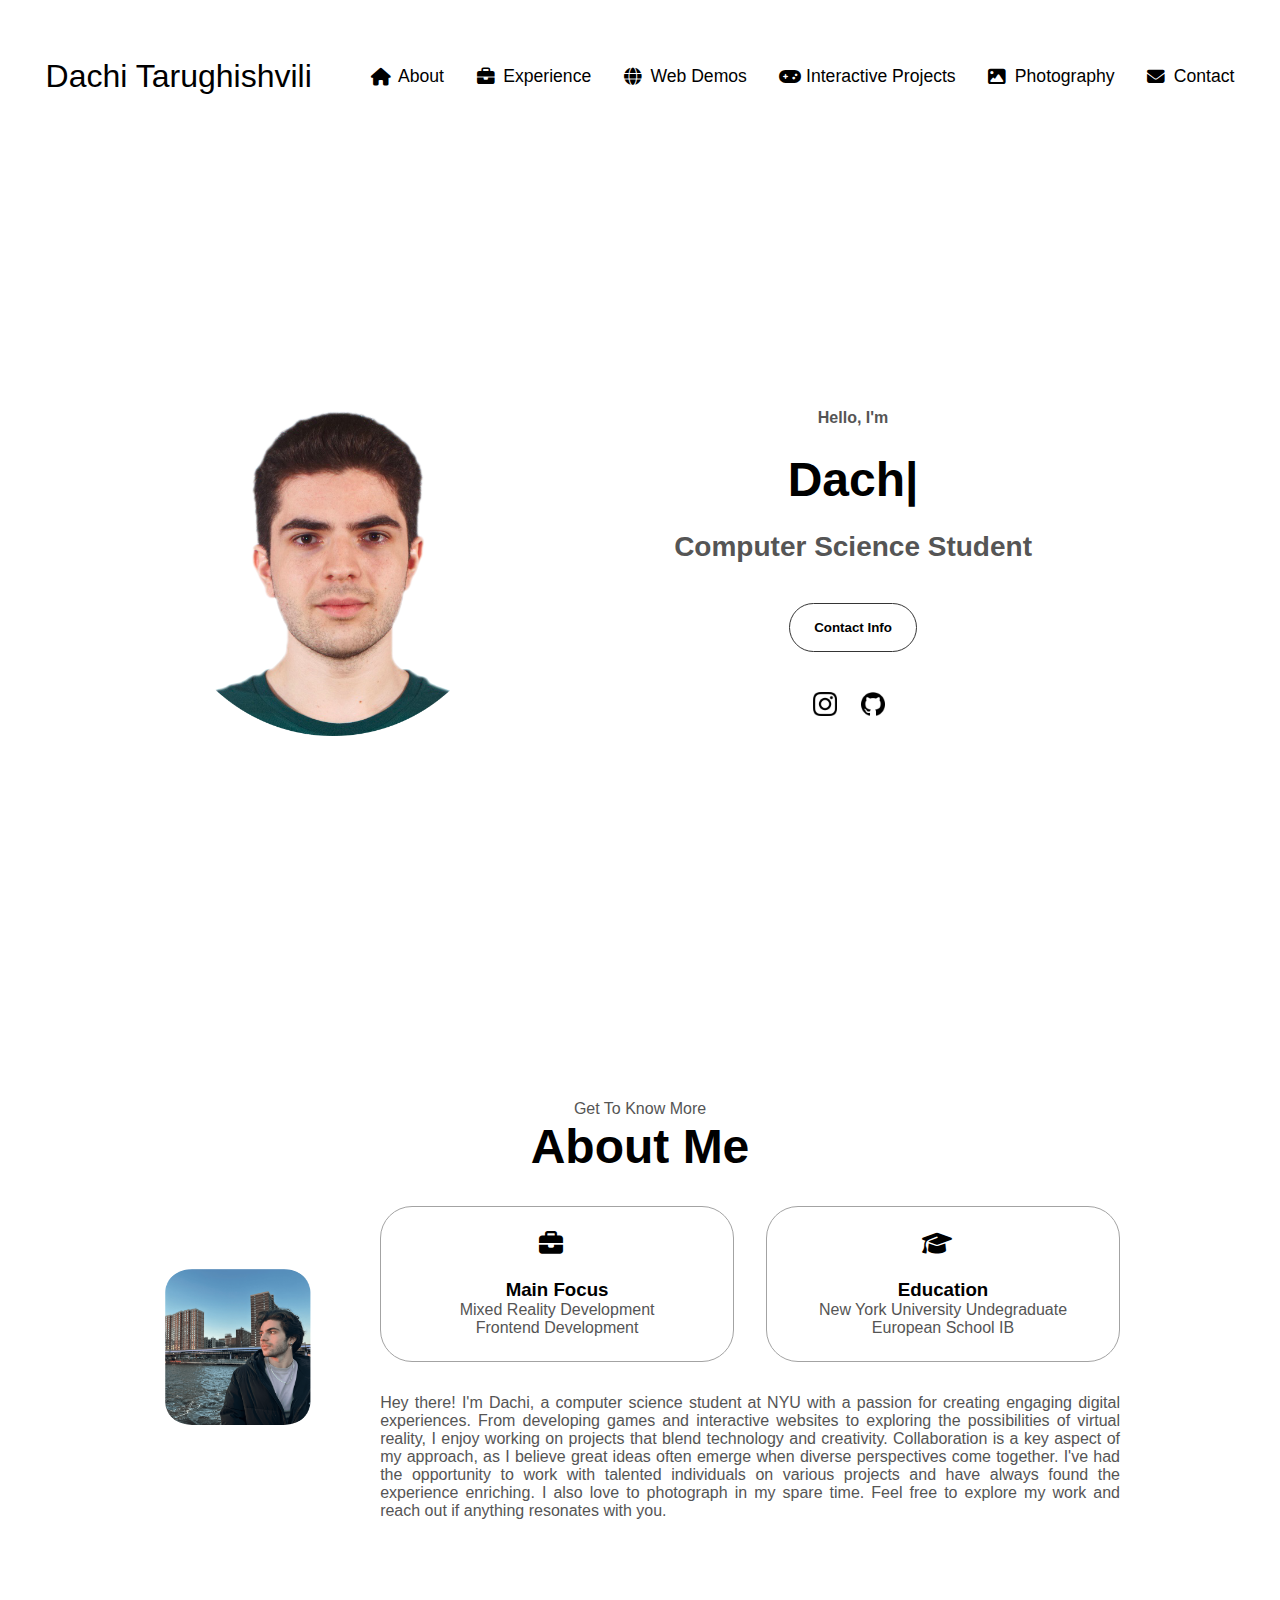
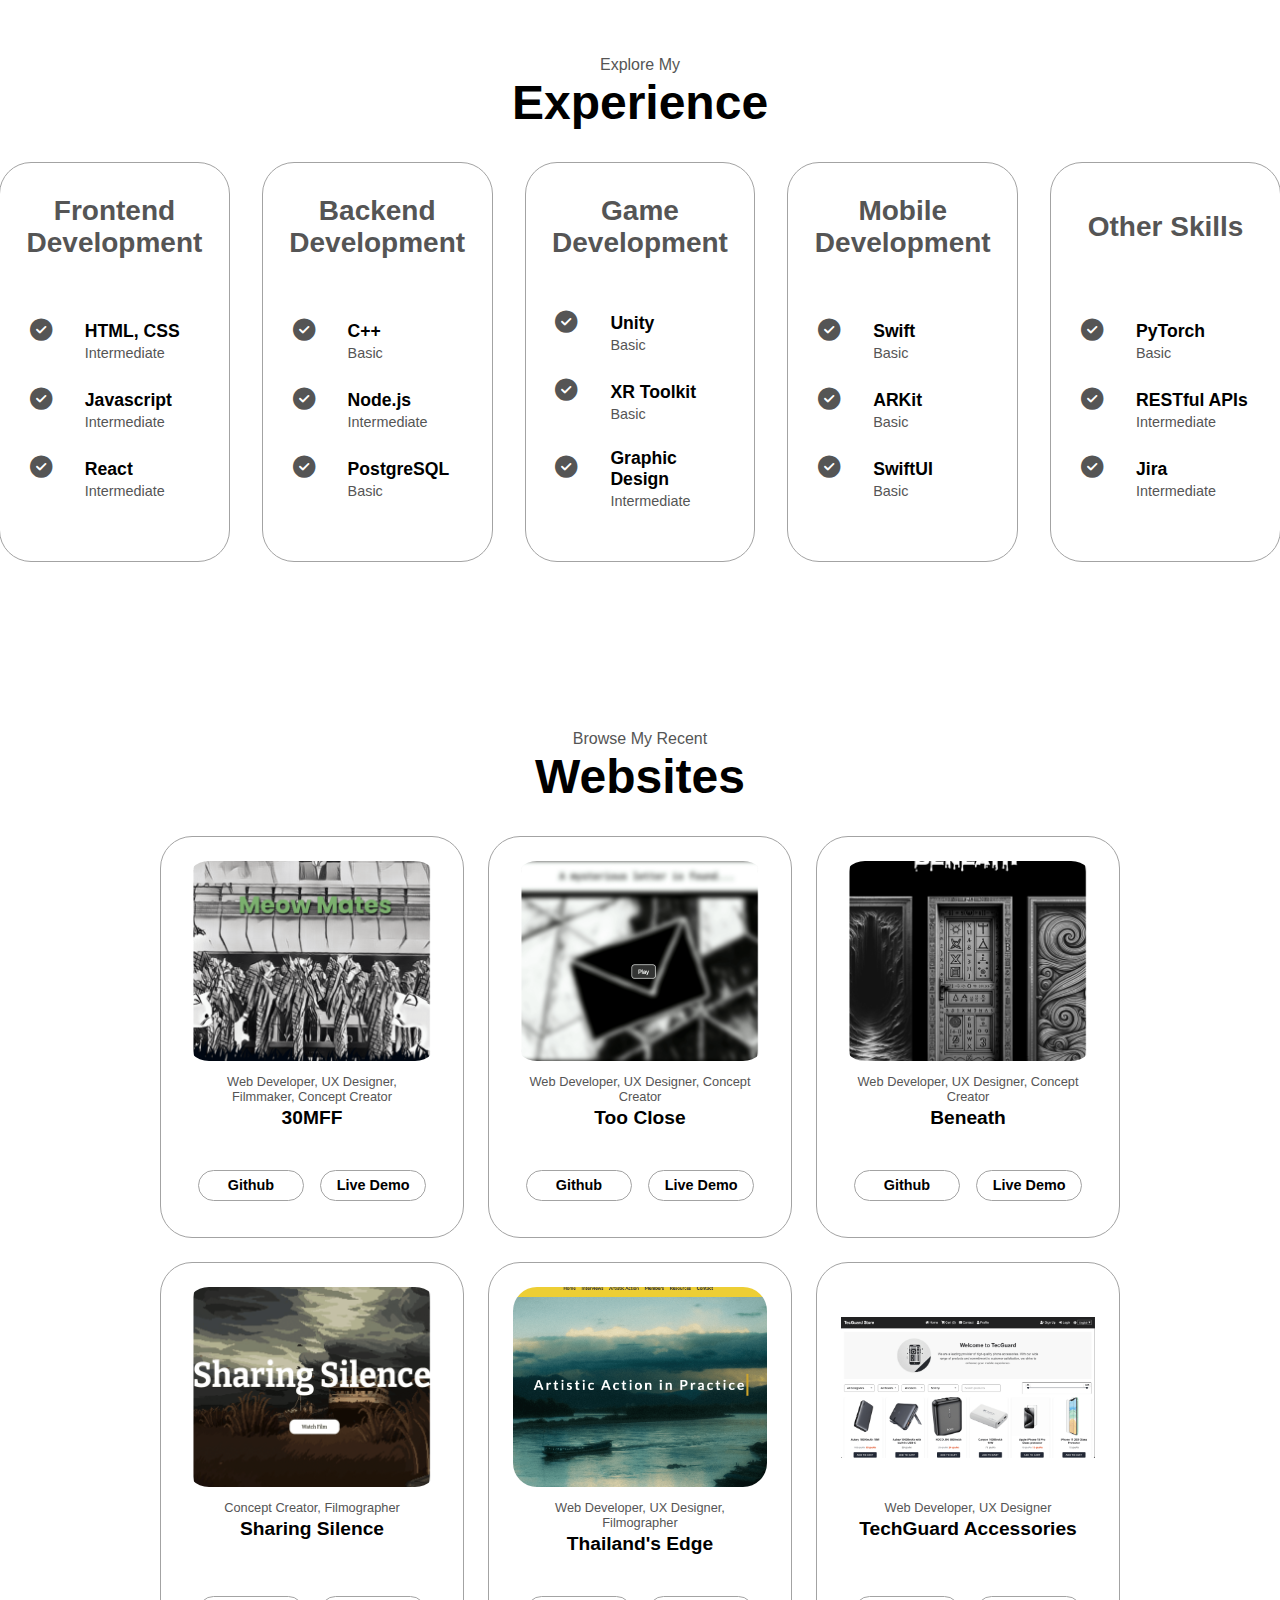
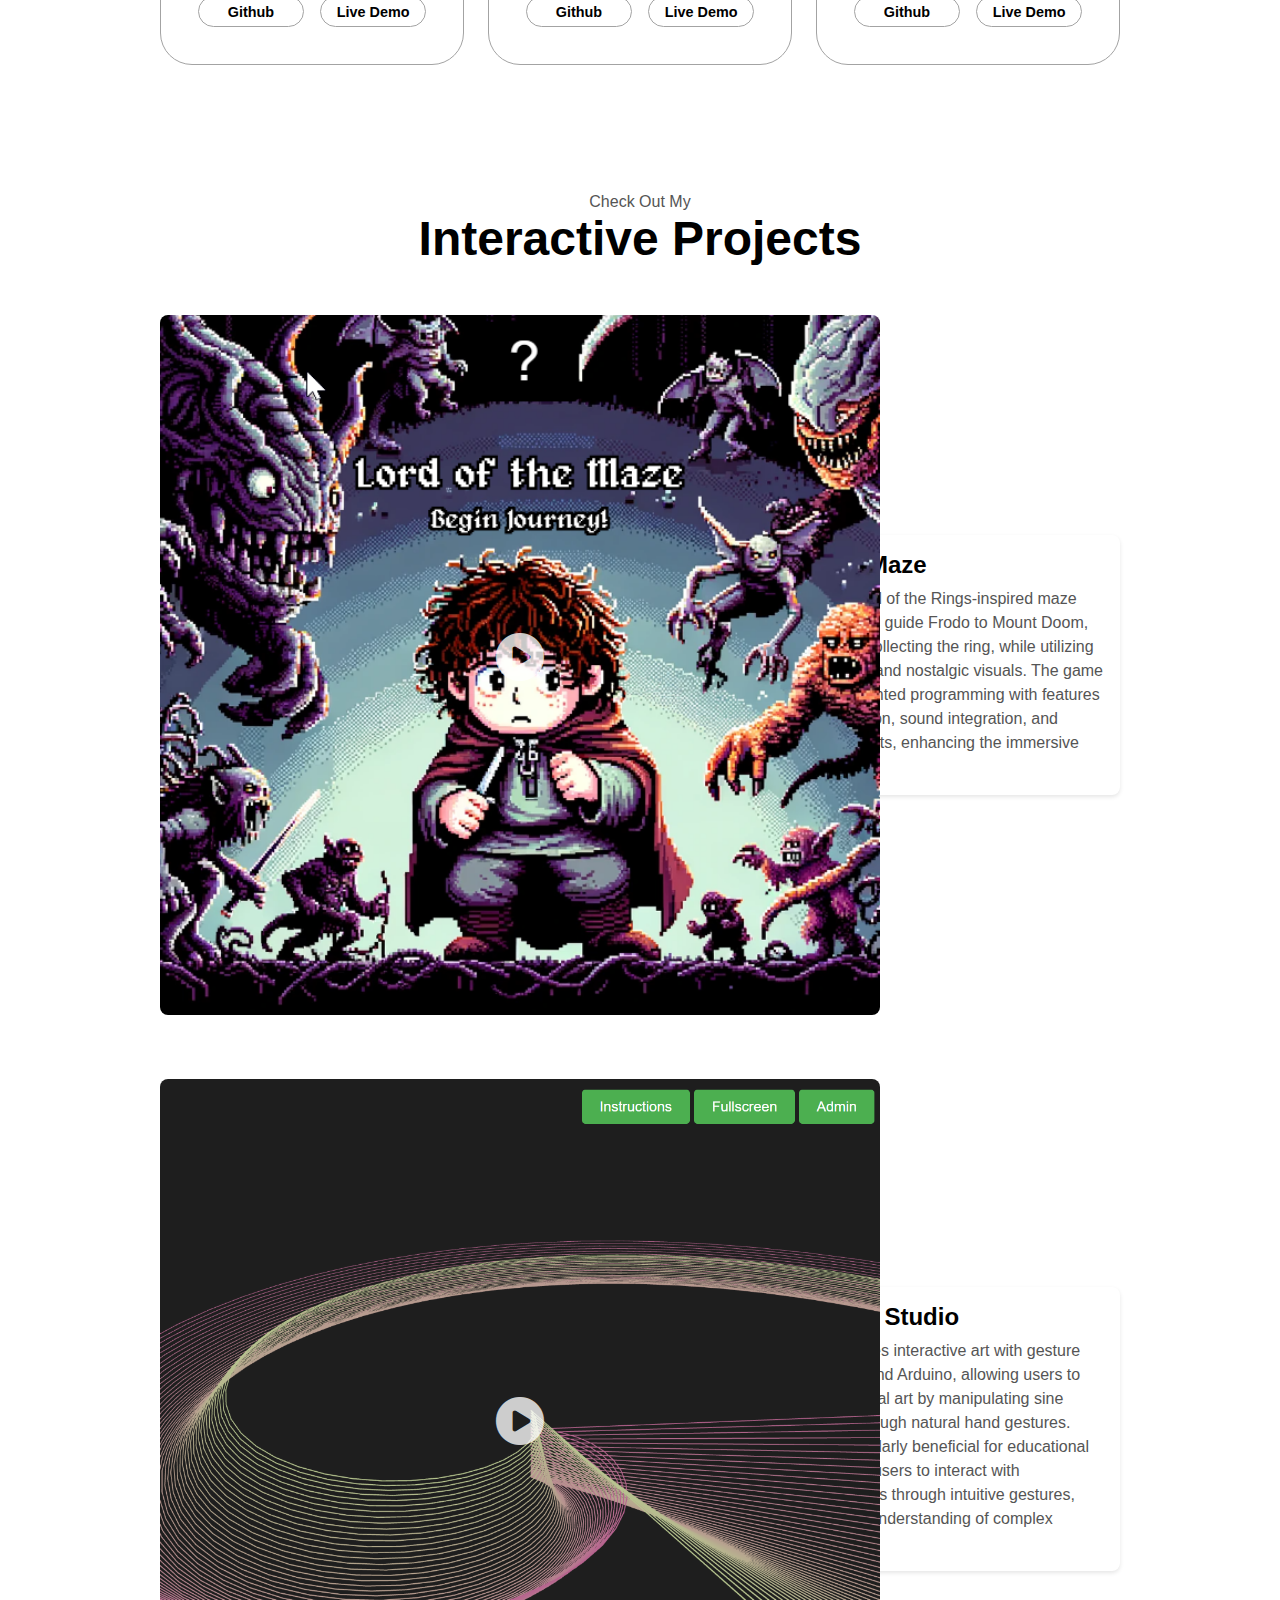
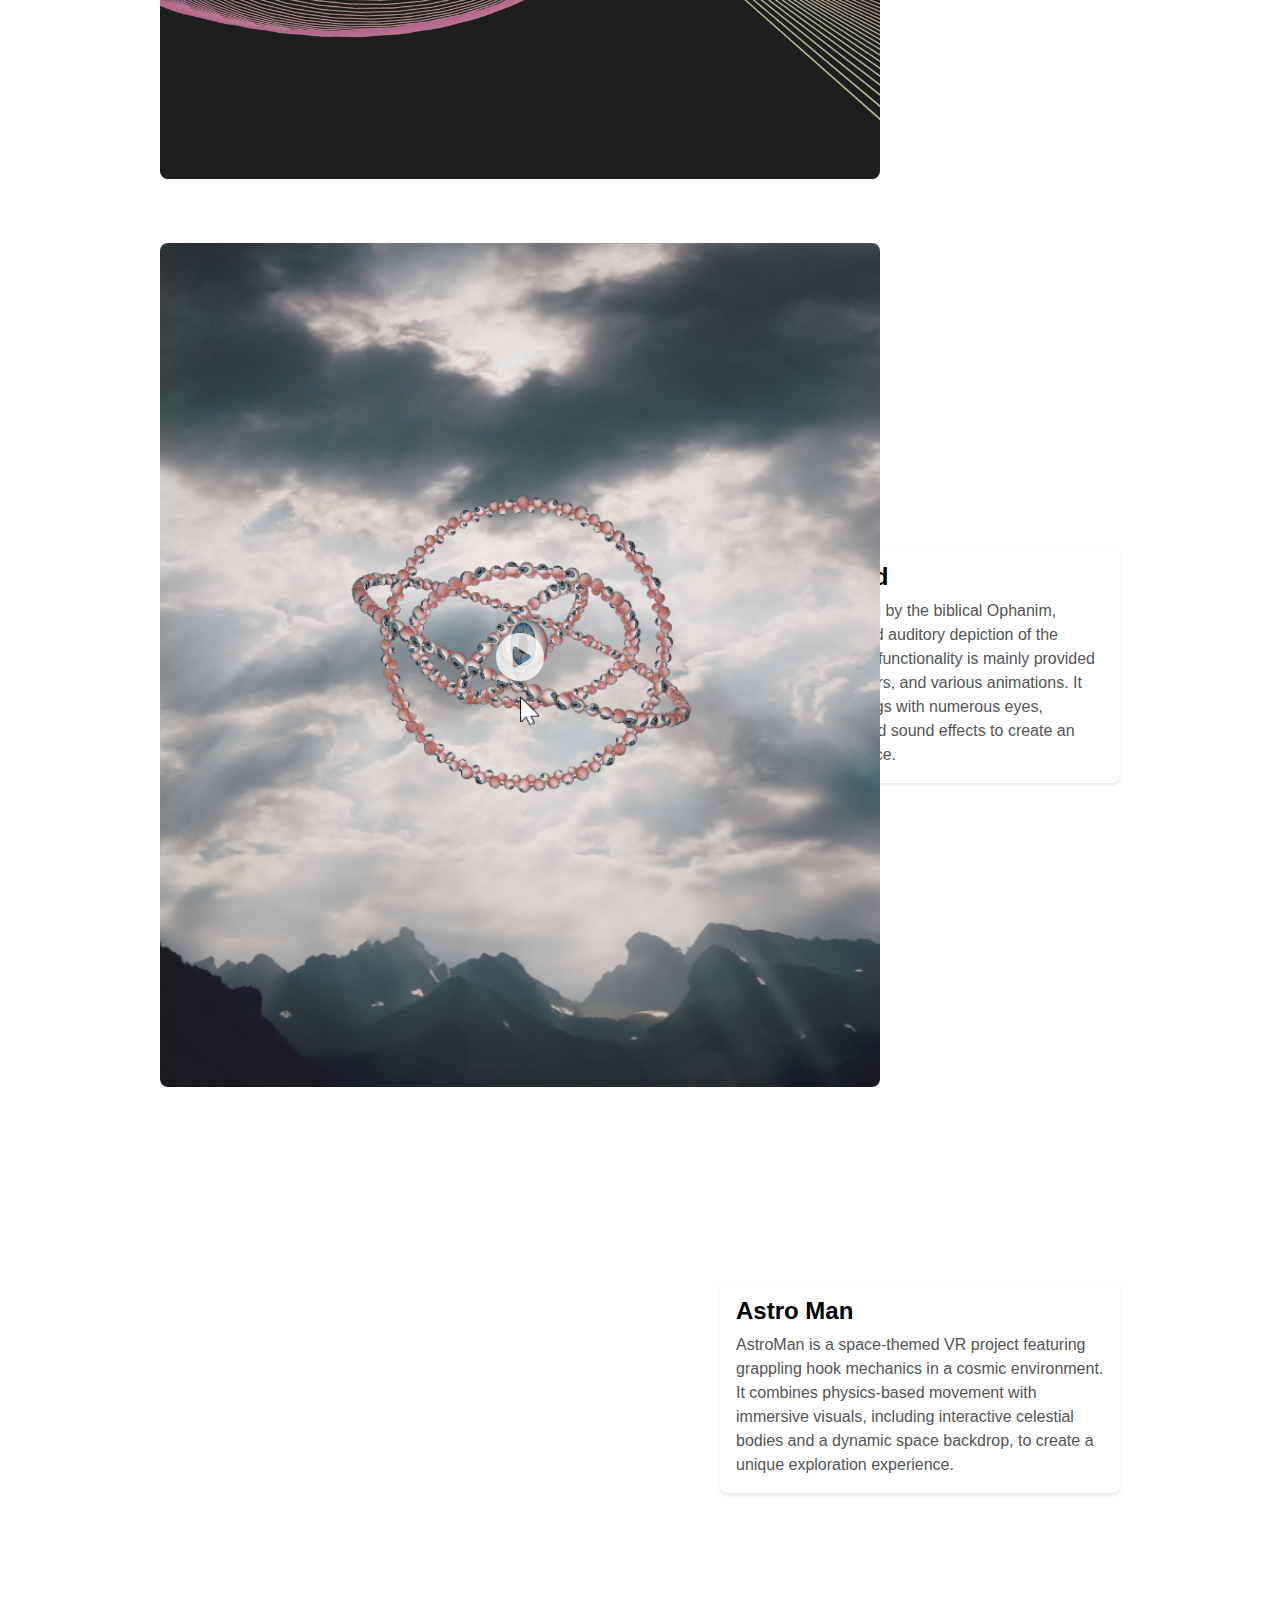
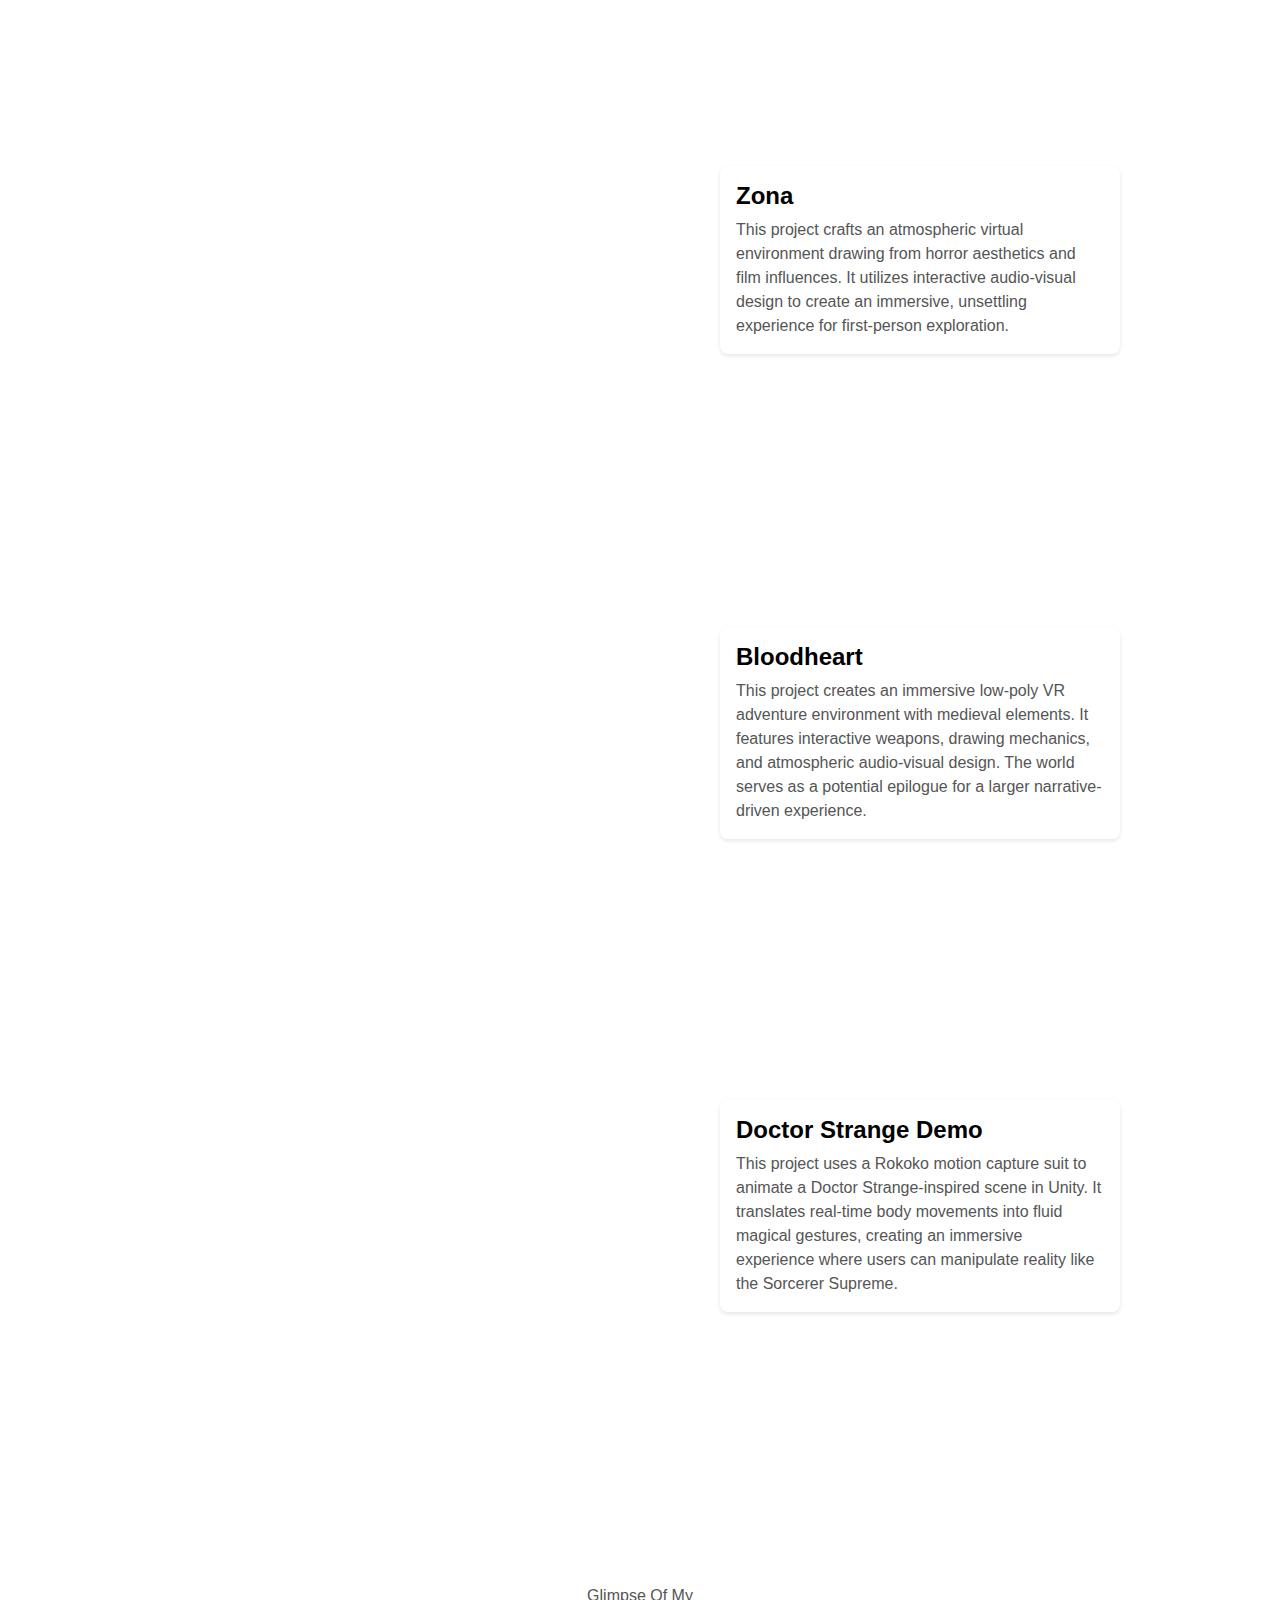
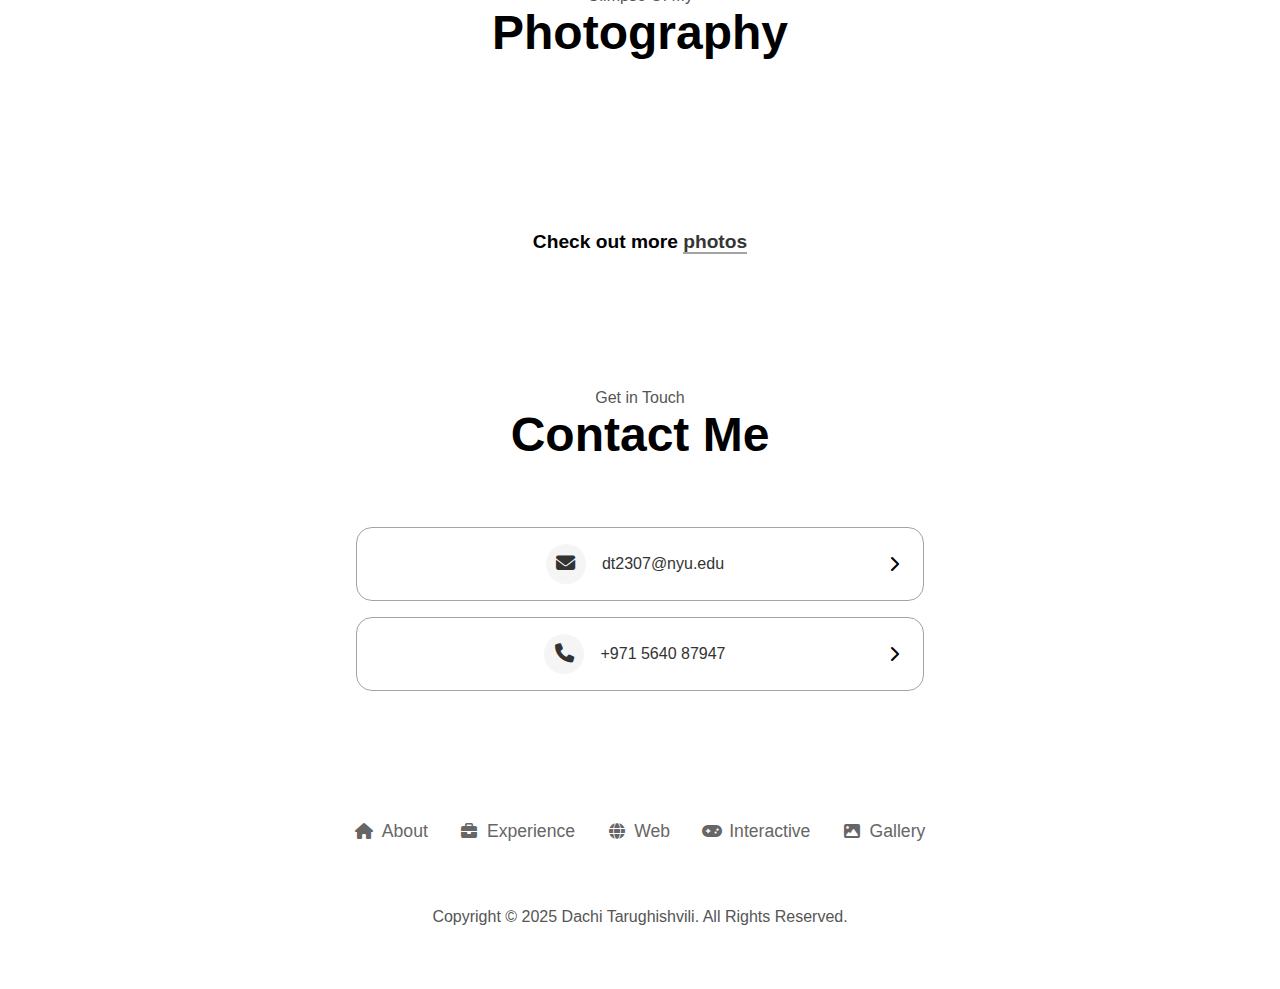
<file: index.html>
<!DOCTYPE html>
<html lang="en">
  <head>
    <meta charset="UTF-8">
    <meta http-equiv="X-UA-Compatible" content="IE=edge">
    <meta name="viewport" content="width=device-width, initial-scale=1.0">
    <title>Dachi Tarughishvili Portfolio</title>

    <!-- Favicon -->
    <link rel="apple-touch-icon" sizes="180x180" href="./assets/apple-touch-icon.png">
    <link rel="icon" type="image/png" sizes="32x32" href="./assets/favicon-32x32.png">
    <link rel="icon" type="image/png" sizes="16x16" href="./assets/favicon-16x16.png">
    <link rel="manifest" href="./assets/site.webmanifest">
    
    <!-- Primary Meta Tags -->
    <meta name="title" content="Dachi Tarughishvili - Creative Technology Portfolio">
    <meta name="description" content="NYU Computer Science student passionate about Mixed Reality and Frontend Development. Explore my interactive projects, web development work, and photography.">
    <meta name="keywords" content="Dachi Tarughishvili, Portfolio, Mixed Reality, Frontend Development, NYU, Interactive Projects, Web Development, Photography">
    <meta name="author" content="Dachi Tarughishvili">
    
    <!-- Open Graph / Facebook -->
    <meta property="og:type" content="website">
    <meta property="og:url" content="https://dachitaru.com/">
    <meta property="og:title" content="Dachi Tarughishvili - Creative Technology Portfolio">
    <meta property="og:description" content="NYU Computer Science student passionate about Mixed Reality and Frontend Development. Explore my interactive projects, web development work, and photography.">
    <meta property="og:image" content="https://dachitaru.com/assets/photos1.jpg">
    <meta property="og:image:type" content="image/jpeg">
    <meta property="og:image:width" content="1200">
    <meta property="og:image:height" content="630">
    <meta property="og:site_name" content="Dachi Tarughishvili Portfolio">
    
    <!-- Twitter -->
    <meta property="twitter:card" content="summary_large_image">
    <meta property="twitter:url" content="https://dachitaru.com/">
    <meta property="twitter:title" content="Dachi Tarughishvili - Creative Technology Portfolio">
    <meta property="twitter:description" content="NYU Computer Science student passionate about Mixed Reality and Frontend Development. Explore my interactive projects, web development work, and photography.">
    <meta property="twitter:image" content="https://dachitaru.com/assets/photos1.jpg">
    
    <!-- Stylesheets -->
    <link rel="stylesheet" href="style.css">
    <link rel="stylesheet" href="mediaqueries.css">
    <link rel="stylesheet" href="https://cdnjs.cloudflare.com/ajax/libs/font-awesome/6.4.0/css/all.min.css">
</head>
<body>
    <nav id="desktop-nav">
        <div class="logo">Dachi Tarughishvili</div>
        <div>
            <ul class="nav-links">
                <li><a href="#about">About</a></li>
                <li><a href="#experience">Experience</a></li>
                <li><a href="#projects">Web Demos</a></li>
                <li><a href="#game-demos">Interactive Projects</a></li>
                <li><a href="#gallery">Photography</a></li>
                <li><a href="#contact">Contact</a></li>
            </ul>
        </div>
    </nav>
    <nav id="hamburger-nav">
        <div class="logo">Dachi Tarughishvili</div>
        <div class="hamburger-menu">
            <div class="hamburger-icon" onclick="toggleMenu()">
                <span></span>
                <span></span>
                <span></span>
            </div>
            <div class="menu-links">
                <li><a href="#about" onclick="toggleMenu()">About</a></li>
                <li><a href="#experience" onclick="toggleMenu()">Experience</a></li>
                <li><a href="#projects" onclick="toggleMenu()">Web Demos</a></li>
                <li><a href="#game-demos" onclick="toggleMenu()">Interactive Projects</a></li>
                <li><a href="#gallery" onclick="toggleMenu()">Photography</a></li>
                <li><a href="#contact" onclick="toggleMenu()">Contact</a></li>
            </div>
        </div>
    </nav>
    <section id="profile">
        <div class="section__pic-container">
            <img src="./assets/dachi.png" alt="Dachi profile picture">
        </div>
        <div class="section__text">
            <p class="section__text__p1">Hello, I'm</p>
            <h1 class="title"><span id="typing-container"><span id="typing-name"></span></span></h1>
            <p class="section__text__p2">Computer Science Student</p>
            <div class="btn-container">
                <button class="btn btn-color-2" onclick="window.location.href='#contact'">
                    Contact Info
                </button>
            </div>
            <div id="socials-container">
                <img src="./assets/instagram.png" alt="My Instagram profile" class="icon" onclick="location.href='https://www.instagram.com/dachitaru/'">
                <img src="./assets/github.png" alt="My Github profile" class="icon" onclick="location.href='https://github.com/dachi256'">
            </div>
        </div>
    </section>
    <section id="about">
        <p class="section__text__p1">Get To Know More</p>
        <h1 class="title">About Me</h1>
        <div class="section-container">
            <div class="section__pic-container">
                <img src="./assets/profile-pic.png" alt="Profile picture" class="about-pic">
            </div>
            <div class="about-details-container">
                <div class="about-containers">
                    <div class="details-container">
                        <i class="fas fa-briefcase icon"></i>
                        <h3>Main Focus</h3>
                        <p>Mixed Reality Development<br>Frontend Development</p>
                    </div>
                    <div class="details-container">
                        <i class="fas fa-graduation-cap icon"></i>
                        <h3>Education</h3>
                        <p>New York University Undegraduate<br>European School IB</p>
                    </div>
                </div>
                <div class="text-container">
                    <p>
                        Hey there! I'm Dachi, a computer science student at NYU with a passion for creating engaging digital experiences. From developing games and interactive websites to exploring the possibilities of virtual reality, I enjoy working on projects that blend technology and creativity. Collaboration is a key aspect of my approach, as I believe great ideas often emerge when diverse perspectives come together. I've had the opportunity to work with talented individuals on various projects and have always found the experience enriching. I also love to photograph in my spare time. Feel free to explore my work and reach out if anything resonates with you.
                    </p>
                </div>
            </div>
        </div>
    </section>


  <section id="experience">
        <p class="section__text__p1">Explore My</p>
        <h1 class="title">Experience</h1>
        <div class="experience-details-container">
          <div class="about-containers">
            <div class="details-container">
              <h2 class="experience-sub-title">Frontend Development</h2>
              <div class="article-container">
                <article>
                  <i class="fas fa-check-circle icon"></i>
                  <div>
                    <h3>HTML, CSS</h3>
                    <p>Intermediate</p>
                  </div>
                </article>
                <article>
                  <i class="fas fa-check-circle icon"></i>
                  <div>
                    <h3>Javascript</h3>
                    <p>Intermediate</p>
                  </div>
                </article>
                <article>
                  <i class="fas fa-check-circle icon"></i>
                  <div>
                    <h3>React</h3>
                    <p>Intermediate</p>
                  </div>
                </article>
              </div>
            </div>
            <div class="details-container">
              <h2 class="experience-sub-title">Backend Development</h2>
              <div class="article-container">
                <article>
                  <i class="fas fa-check-circle icon"></i>
                  <div>
                    <h3>C++</h3>
                    <p>Basic</p>
                  </div>
                </article>
                <article>
                  <i class="fas fa-check-circle icon"></i>
                  <div>
                    <h3>Node.js</h3>
                    <p>Intermediate</p>
                  </div>
                </article>
                <article>
                  <i class="fas fa-check-circle icon"></i>
                  <div>
                    <h3>PostgreSQL</h3>
                    <p>Basic</p>
                  </div>
                </article>
              </div>
            </div>
            <div class="details-container">
              <h2 class="experience-sub-title">Game Development</h2>
              <div class="article-container">
                <article>
                  <i class="fas fa-check-circle icon"></i>
                  <div>
                    <h3>Unity</h3>
                    <p>Basic</p>
                  </div>
                </article>
                <article>
                  <i class="fas fa-check-circle icon"></i>
                  <div>
                    <h3>XR Toolkit</h3>
                    <p>Basic</p>
                  </div>
                </article>
                <article>
                  <i class="fas fa-check-circle icon"></i>
                  <div>
                    <h3>Graphic Design</h3>
                    <p>Intermediate</p>
                  </div>
                </article>
              </div>
            </div>
            <div class="details-container">
              <h2 class="experience-sub-title">Mobile Development</h2>
              <div class="article-container">
                <article>
                  <i class="fas fa-check-circle icon"></i>
                  <div>
                    <h3>Swift</h3>
                    <p>Basic</p>
                  </div>
                </article>
                <article>
                  <i class="fas fa-check-circle icon"></i>
                  <div>
                    <h3>ARKit</h3>
                    <p>Basic</p>
                  </div>
                </article>
                <article>
                  <i class="fas fa-check-circle icon"></i>
                  <div>
                    <h3>SwiftUI</h3>
                    <p>Basic</p>
                  </div>
                </article>
              </div>
            </div>
            <div class="details-container">
              <h2 class="experience-sub-title">Other Skills</h2>
              <div class="article-container">
                <article>
                  <i class="fas fa-check-circle icon"></i>
                  <div>
                    <h3>PyTorch</h3>
                    <p>Basic</p>
                  </div>
                </article>
                <article>
                  <i class="fas fa-check-circle icon"></i>
                  <div>
                    <h3>RESTful APIs</h3>
                    <p>Intermediate</p>
                  </div>
                </article>
                <article>
                  <i class="fas fa-check-circle icon"></i>
                  <div>
                    <h3>Jira</h3>
                    <p>Intermediate</p>
                  </div>
                </article>
              </div>
            </div>
          </div>
        </div>
      </section>



    <section id="projects">
      <p class="section__text__p1">Browse My Recent</p>
      <h1 class="title">Websites</h1>
      <div class="experience-details-container">
        <div class="project-grid">
          <div class="details-container color-container">
            <div class="article-container">
              <img
                src="./assets/project-1.png"
                alt="Project 1"
                class="project-img"
              />
            </div>
            <div class="project-info">
              <div class="project-title-container">
                <p class="project-role">Web Developer, UX Designer, Filmmaker, Concept Creator</p>
                <h2 class="experience-sub-title project-title">30MFF</h2>
              </div>
              <div class="btn-container">
                <button
                  class="btn btn-color-2 project-btn"
                  onclick="location.href='https://github.com/dachi256/30MFF-Final'"
                >
                  Github
                </button>
                <button
                  class="btn btn-color-2 project-btn"
                  onclick="location.href='https://dachi256.github.io/30MFF-Final/'"
                >
                  Live Demo
                </button>
              </div>
            </div>
          </div>
          <div class="details-container color-container">
            <div class="article-container">
              <img
                src="./assets/project-2.png"
                alt="Project 2"
                class="project-img"
              />
            </div>
            <div class="project-info">
              <div class="project-title-container">
                <p class="project-role">Web Developer, UX Designer, Concept Creator</p>
                <h2 class="experience-sub-title project-title">Too Close</h2>
              </div>
              <div class="btn-container">
                <button
                  class="btn btn-color-2 project-btn"
                  onclick="location.href='https://github.com/dachi256/TooClose'"
                >
                  Github
                </button>
                <button
                  class="btn btn-color-2 project-btn"
                  onclick="location.href='https://dachi256.github.io/TooClose/'"
                >
                  Live Demo
                </button>
              </div>
            </div>
          </div>
          <div class="details-container color-container">
            <div class="article-container">
              <img
                src="./assets/project-3.png"
                alt="Project 3"
                class="project-img"
              />
            </div>
            <div class="project-info">
              <div class="project-title-container">
                <p class="project-role">Web Developer, UX Designer, Concept Creator</p>
                <h2 class="experience-sub-title project-title">Beneath</h2>
              </div>
              <div class="btn-container">
                <button
                  class="btn btn-color-2 project-btn"
                  onclick="location.href='https://github.com/dachi256/Beneath'"
                >
                  Github
                </button>
                <button
                  class="btn btn-color-2 project-btn"
                  onclick="location.href='https://dachi256.github.io/Beneath/'"
                >
                  Live Demo
                </button>
              </div>
            </div>
          </div>
          <div class="details-container color-container">
            <div class="article-container">
              <img
                src="./assets/project-4.png"
                alt="Project 4"
                class="project-img"
              />
            </div>
            <div class="project-info">
              <div class="project-title-container">
                <p class="project-role">Concept Creator, Filmographer</p>
                <h2 class="experience-sub-title project-title">Sharing Silence</h2>
              </div>
              <div class="btn-container">
                <button
                  class="btn btn-color-2 project-btn"
                  onclick="location.href='https://github.com/awesomeadi00/CL_Web4_Sharing-Silence'"
                >
                  Github
                </button>
                <button
                  class="btn btn-color-2 project-btn"
                  onclick="location.href='https://awesomeadi00.github.io/CL_Web4_Sharing-Silence/index.html'"
                >
                  Live Demo
                </button>
              </div>
            </div>
          </div>
          <div class="details-container color-container">
            <div class="article-container">
              <img
                src="./assets/project-5.png"
                alt="Project 5"
                class="project-img"
              />
            </div>
            <div class="project-info">
              <div class="project-title-container">
                <p class="project-role">Web Developer, UX Designer, Filmographer</p>
                <h2 class="experience-sub-title project-title">Thailand's Edge</h2>
              </div>
              <div class="btn-container">
                <button
                  class="btn btn-color-2 project-btn"
                  onclick="location.href='https://github.com/dachi256/ThailandEdge'"
                >
                  Github
                </button>
                <button
                  class="btn btn-color-2 project-btn"
                  onclick="location.href='https://dachi256.github.io/ThailandEdge/'"
                >
                  Live Demo
                </button>
              </div>
            </div>
          </div>
          <div class="details-container color-container">
            <div class="article-container">
              <img
                src="./assets/project-6.png"
                alt="Project 6"
                class="project-img"
              />
            </div>
            <div class="project-info">
              <div class="project-title-container">
                <p class="project-role">Web Developer, UX Designer</p>
                <h2 class="experience-sub-title project-title">TechGuard Accessories</h2>
              </div>
              <div class="btn-container">
                <button
                  class="btn btn-color-2 project-btn"
                  onclick="location.href='https://github.com/dachi256/React-Tec-Guard'"
                >
                  Github
                </button>
                <button
                  class="btn btn-color-2 project-btn"
                  onclick="location.href='https://dachi256.github.io/React-Tec-Guard/'"
                >
                  Live Demo
                </button>
              </div>
            </div>
          </div>
        </div>
      </div>
    </section>


    <section id="game-demos">
      <p class="section__text__p1">Check Out My</p>
      <h1 class="title">Interactive Projects</h1>
      <div class="game-demos-container">
        <div class="interactive-projects">
          <div class="project-container">
            <div class="project-wrapper" id="maze-project">
              <!-- Placeholder will be inserted here by JavaScript -->
              <iframe
                data-src="https://editor.p5js.org/dt2307/full/vrBxuAsfN"
                data-placeholder-image="./assets/maze-preview.png"
                width="720"
                height="700"
                loading="lazy"
                title="Lord of the Maze"
                style="display: none;"
              ></iframe>
            </div>
            <div class="project-description">
              <h3>Lord of the Maze</h3>
              <p>
                The project is a Lord of the Rings-inspired maze game where players guide Frodo to Mount Doom, avoiding orcs and collecting the ring, while utilizing strategic gameplay and nostalgic visuals. The game employs object-oriented programming with features like collision detection, sound integration, and dynamic visual effects, enhancing the immersive experience.
              </p>
            </div>
          </div>
          <div class="project-container">
            <div class="project-wrapper" id="thumbwave-project">
              <!-- Placeholder will be inserted here by JavaScript -->
              <iframe
                data-src="https://editor.p5js.org/dt2307/full/Gqx2rsti9L"
                data-placeholder-image="./assets/thumbwave-preview.png"
                width="720"
                height="700"
                loading="lazy"
                title="ThumbWave Studio"
                style="display: none;"
              ></iframe>
            </div>
            <div class="project-description">
              <h3>ThumbWave Studio</h3>
              <p>
                The project combines interactive art with gesture control using ML5 and Arduino, allowing users to create dynamic visual art by manipulating sine wave structures through natural hand gestures. This setup is particularly beneficial for educational purposes, allowing users to interact with mathematical models through intuitive gestures, fostering a deeper understanding of complex concepts.
              </p>
            </div>
          </div>
          <div class="project-container">
            <div class="project-wrapper" id="ophanim-project">
              <!-- Placeholder will be inserted here by JavaScript -->
              <iframe
                data-src="https://editor.p5js.org/dt2307/full/JvEtuq3f-"
                data-placeholder-image="./assets/ophanim-preview.png"
                width="720"
                height="844"
                loading="lazy"
                title="Be Not Afraid"
                style="display: none;"
              ></iframe>
            </div>
            <div class="project-description">
              <h3>Be Not Afraid</h3>
              <p>
                The project, inspired by the biblical Ophanim, features a visual and auditory depiction of the celestial being. The functionality is mainly provided by WEBGL, attractors, and various animations. It includes rotating rings with numerous eyes, dynamic lighting, and sound effects to create an immersive experience.
              </p>
            </div>
          </div>
        </div>
        <div class="youtube-demos">
          <div class="video-container">
            <div class="video-wrapper">
              <iframe src="https://www.youtube.com/embed/iHssUu7Mv7M" frameborder="0" allow="accelerometer; autoplay; clipboard-write; encrypted-media; gyroscope; picture-in-picture" allowfullscreen></iframe>
            </div>
            <div class="video-description">
              <h3>Astro Man</h3>
              <p>AstroMan is a space-themed VR project featuring grappling hook mechanics in a cosmic environment. It combines physics-based movement with immersive visuals, including interactive celestial bodies and a dynamic space backdrop, to create a unique exploration experience.</p>
            </div>
          </div>
          <div class="video-container">
            <div class="video-wrapper">
              <iframe src="https://www.youtube.com/embed/FijGB3K5jRg" frameborder="0" allow="accelerometer; autoplay; clipboard-write; encrypted-media; gyroscope; picture-in-picture" allowfullscreen></iframe>
            </div>
            <div class="video-description">
              <h3>Zona</h3>
              <p> This project crafts an atmospheric virtual environment drawing from horror aesthetics and film influences. It utilizes interactive audio-visual design to create an immersive, unsettling experience for first-person exploration.</p>
            </div>
          </div>
          <div class="video-container">
            <div class="video-wrapper">
              <iframe src="https://www.youtube.com/embed/UvLEJW8AYtk" frameborder="0" allow="accelerometer; autoplay; clipboard-write; encrypted-media; gyroscope; picture-in-picture" allowfullscreen></iframe>
            </div>
            <div class="video-description">
              <h3>Bloodheart</h3>
              <p> This project creates an immersive low-poly VR adventure environment with medieval elements. It features interactive weapons, drawing mechanics, and atmospheric audio-visual design. The world serves as a potential epilogue for a larger narrative-driven experience.</p>
            </div>
          </div>
          <div class="video-container">
            <div class="video-wrapper">
              <iframe src="https://www.youtube.com/embed/3ETRcMW1-Dk" frameborder="0" allow="accelerometer; autoplay; clipboard-write; encrypted-media; gyroscope; picture-in-picture" allowfullscreen></iframe>
            </div>
            <div class="video-description">
              <h3>Doctor Strange Demo</h3>
              <p>This project uses a Rokoko motion capture suit to animate a Doctor Strange-inspired scene in Unity. It translates real-time body movements into fluid magical gestures, creating an immersive experience where users can manipulate reality like the Sorcerer Supreme.</p>
            </div>
          </div>
        </div>
      </div>
    </section>



    <section id="gallery">
        <p class="section__text__p1">Glimpse Of My</p>
        <h1 class="title">Photography</h1>
        <div id="gallery-container" class="gallery-container">
        </div>
        <div class="gallery-text-container">
            <p class="gallery-text">Check out more <a href="more-photos.html" class="gallery-link">photos</a></p>
        </div>
    </section>
    <section id="contact">
      <p class="section__text__p1">Get in Touch</p>
      <h1 class="title">Contact Me</h1>
      <div class="contact-cards-container">
          <div class="contact-cards-row">
              <a href="mailto:dt2307@nyu.edu" class="contact-card">
                  <div class="contact-card-content">
                      <div class="contact-icon-wrapper">
                          <i class="fas fa-envelope icon contact-icon"></i>
                      </div>
                      <span class="contact-text">dt2307@nyu.edu</span>
                  </div>
                  <i class="fas fa-chevron-right arrow-icon"></i>
              </a>
              <a href="tel:+971564087947" class="contact-card">
                  <div class="contact-card-content">
                      <div class="contact-icon-wrapper">
                          <i class="fas fa-phone icon contact-icon"></i>
                      </div>
                      <span class="contact-text">+971 5640 87947</span>
                  </div>
                  <i class="fas fa-chevron-right arrow-icon"></i>
              </a>
          </div>
      </div>
    </section>
    <footer>
      <nav>
          <div class="nav-links-container">
              <ul class="nav-links">
                  <li><a href="#about">About</a></li>
                  <li><a href="#experience">Experience</a></li>
                  <li><a href="#projects">Web</a></li>
                  <li><a href="#game-demos">Interactive</a></li>
                  <li><a href="#gallery">Gallery</a></li>
              </ul>
          </div>
      </nav>
      <p>Copyright &#169; 2025 Dachi Tarughishvili. All Rights Reserved.</p>
  </footer>
    <script src="script.js"></script>
</body>
</html>
</file>
<file: style.css>
/* Global Box-Sizing */
*, *::before, *::after {
  box-sizing: border-box;
}

/* GENERAL */
@import url("https://fonts.googleapis.com/css2?family=Poppins:wght@300;400;500;600&display=swap");

* {
  margin: 0;
  padding: 0;
}

body {
  font-family: "Poppins", sans-serif;
  overflow-x: hidden;
}

html {
  scroll-behavior: smooth;
}

p {
  color: rgb(85, 85, 85);
}

/* TRANSITION */
a,
.btn {
  transition: all 300ms ease;
}

/* DESKTOP NAV */
nav,
.nav-links {
  display: flex;
}

nav {
  justify-content: space-around;
  align-items: center;
  height: 17vh;
  padding: 0 1rem;
}

.nav-links {
  gap: 2rem;
  list-style: none;
  font-size: 1.1rem;
}

a {
  color: black;
  text-decoration: none;
  text-decoration-color: white;
}

a:hover {
  color: grey;
  text-decoration: underline;
  text-underline-offset: 1rem;
  text-decoration-color: rgb(181, 181, 181);
}

.logo {
  font-size: 2rem;
}

.logo:hover {
  cursor: default;
}

.nav-links a {
  display: flex;
  flex-direction: row;
  align-items: center;
  justify-content: center;
  gap: 0.2rem;
  color: black;
  text-decoration: none;
  position: relative;
}

.nav-links a::before {
  font-family: "Font Awesome 5 Free";
  font-weight: 900;
  font-size: 1.1rem;
  margin-right: 0.3rem;
  color: black;
  display: inline-block;
  width: 1.2rem;
  text-align: center;
}

.nav-links li:nth-child(1) a::before { content: "\f015"; }
.nav-links li:nth-child(2) a::before { content: "\f0b1"; }
.nav-links li:nth-child(3) a::before { content: "\f0ac"; }
.nav-links li:nth-child(4) a::before { content: "\f11b"; }
.nav-links li:nth-child(5) a::before { content: "\f03e"; }
.nav-links li:nth-child(6) a::before { content: "\f0e0"; }

.nav-links a::after {
  content: '';
  position: absolute;
  width: 100%;
  height: 1px;
  bottom: -1rem;
  left: 0;
  background-color: rgb(181, 181, 181);
  transform: scaleX(0);
  transition: transform 300ms ease;
}

.nav-links a:hover {
  color: grey;
  text-decoration: none;
}

.nav-links a:hover::before {
  color: grey;
}

.nav-links a:hover::after {
  transform: scaleX(1);
}

/* HAMBURGER MENU */
#hamburger-nav {
  display: none;
  position: relative;
  padding: 0 1rem;
}

.hamburger-menu {
  position: relative;
  display: inline-block;
}

.hamburger-icon {
  display: flex;
  flex-direction: column;
  justify-content: space-between;
  height: 24px;
  width: 30px;
  cursor: pointer;
  z-index: 1001;
  position: relative;
}

.hamburger-icon span {
  width: 100%;
  height: 2px;
  background-color: black;
  transition: all 0.3s ease-in-out;
}

.menu-links {
  position: fixed;
  top: 0;
  left: 0;
  width: 100%;
  height: 100vh;
  background-color: white;
  display: flex;
  flex-direction: column;
  justify-content: center;
  align-items: center;
  visibility: hidden;
  opacity: 0;
  transition: all 0.3s ease-in-out;
  z-index: 1000;
}

.menu-links li {
  list-style: none;
  margin: 1.5rem 0;
  text-align: center;
}

.menu-links a {
  display: inline-block;
  padding: 0.5rem 1rem;
  font-size: 1.25rem;
  color: black;
  text-decoration: none;
  transition: all 0.3s ease-in-out;
  width: auto;
}

.menu-links.open {
  visibility: visible;
  opacity: 1;
}

.hamburger-icon.open span:first-child {
  transform: rotate(45deg) translate(8px, 8px);
}

.hamburger-icon.open span:nth-child(2) {
  opacity: 0;
}

.hamburger-icon.open span:last-child {
  transform: rotate(-45deg) translate(7px, -7px);
}

/* SECTIONS */
section {
  padding-top: 8vh;
  height: auto;
  margin: 0 10rem;
  min-height: fit-content;
  box-sizing: border-box;
  margin-bottom: 4rem;
}

.section-container {
  display: flex;
  gap: 4rem;
  height: 80%;
}

/* PROFILE SECTION */
#profile {
  display: flex;
  justify-content: center;
  gap: 5rem;
  height: 80vh;
}

.section__pic-container {
  display: flex;
  height: auto;
  width: 100%;
  max-width: 400px;
  margin: auto 0;
}

.section__pic-container img {
  max-width: 100%;
  height: auto;
  border-radius: 2rem;
}

.section__text {
  align-self: center;
  text-align: center;
  flex: 1;
  display: flex;          
  flex-direction: column; 
  gap: 1.5rem;          
}

.section__text p {
  font-weight: 600;
  margin: 0;  
}

.section__text__p1 {
  text-align: center;
}

.section__text__p2 {
  font-size: 1.75rem;
  margin: 0;
}

.title {
  font-size: 3rem;
  text-align: center;
  margin: 0;            
  display: flex;        
  align-items: center;  
  justify-content: center; 
  min-height: 3.5rem;   
}

#socials-container {
  display: flex;
  justify-content: center;
  margin-top: 1rem;
  gap: 1rem;
}

/* BUTTONS */
.btn-container {
  display: flex;
  justify-content: center;
  gap: 1rem;
}

.btn {
  font-weight: 600;
  transition: all 300ms ease;
  padding: 1rem;
  width: 8rem;
  border-radius: 2rem;
}

.btn-container:not(.project-btn) {
  display: flex;
  justify-content: center;
  margin-top: 1rem;
}

.btn-container:not(.project-btn) .btn {
  margin: 0 auto;
}

.btn-color-1,
.btn-color-2 {
  border: rgb(53, 53, 53) 0.1rem solid;
}

.btn-color-1:hover,
.btn-color-2:hover {
  cursor: pointer;
}

.btn-color-1,
.btn-color-2:hover {
  background: rgb(53, 53, 53);
  color: white;
}

.btn-color-1:hover {
  background: rgb(0, 0, 0);
}

.btn-color-2 {
  background: none;
}

.btn-color-2:hover {
  border: rgb(255, 255, 255) 0.1rem solid;
}

/* ICONS */
.icon {
  cursor: pointer;
  height: 2rem;
  display: inline-flex;
  align-items: center;
  justify-content: center;
  width: 1.5em;
  height: 1.5em;
  margin-right: 0.5em;
  vertical-align: middle;
}

.details-container .icon {
  font-size: 1.5em;
  margin-bottom: 0.5em;
}

.article-container article {
  display: flex;
  align-items: center;
}

.article-container .icon {
  flex-shrink: 0;
}

.contact-info-container {
  display: flex;
  align-items: center;
}

.contact-info-container .icon {
  margin-right: 1em;
}

.fa-check-circle {
  font-size: 1.2em;
}

.details-container h3,
.article-container h3,
.contact-info-container p {
  margin: 0;
}

/* ABOUT SECTION */
#about {
  position: relative;
}

.about-containers {
  display: grid;
  grid-template-columns: repeat(2, 1fr);
  gap: 2rem;
  margin-bottom: 2rem;
  margin-top: 2rem;
}

.about-details-container {
  justify-content: center;
  flex-direction: column;
}

.about-containers,
.about-details-container {
  display: flex;
}

.about-pic {
  border-radius: 2rem;
}

.arrow {
  position: absolute;
  right: -5rem;
  bottom: 2.5rem;
}

.details-container {
  padding: 1.5rem;
  flex: 1;
  background: white;
  border-radius: 2rem;
  border: rgb(163, 163, 163) 0.1rem solid;
  text-align: center;
}

.text-container p {
  text-align: justify;
}

/* EXPERIENCE SECTION */
#experience {
  position: relative;
}

#experience .experience-sub-title {
  color: rgb(85, 85, 85);
  font-weight: 600;
  font-size: 1.75rem;
  margin-bottom: 2rem;
}

#experience .experience-details-container {
  display: flex;
  justify-content: center;
  flex-direction: column;
}

#experience .about-containers {
  display: flex;
  justify-content: center;
  gap: 2rem;
  margin-top: 2rem;
}

#experience .details-container {
  padding: 1.5rem;
  flex: 1;
  background: white;
  border-radius: 2rem;
  border: rgb(163, 163, 163) 0.1rem solid;
  text-align: center;
  max-width: 300px;
  display: flex;
  flex-direction: column;
  height: 400px;
}

#experience .experience-sub-title {
  height: 80px;
  display: flex;
  align-items: center;
  justify-content: center;
  margin-bottom: 1rem;
}

#experience .article-container {
  display: flex;
  flex-direction: column;
  gap: 1.5rem;
  align-items: center;
  width: 100%;
  flex-grow: 1;
  justify-content: center;
}

#experience article {
  display: flex;
  align-items: center;
  gap: 1rem;
  width: 100%;
  justify-content: center;
}

#experience article .icon {
  font-size: 1.4rem;
  color: #555;
  flex-shrink: 0;
}

#experience article div {
  text-align: left;
  flex-grow: 0;
  min-width: 120px;
}

#experience article h3 {
  font-size: 1.1rem;
  margin-bottom: 0.2rem;
}

#experience article p {
  font-size: 0.9rem;
  color: rgb(85, 85, 85);
}

/* PROJECTS SECTION */
#projects {
  position: relative;
}

.project-grid {
  display: grid;
  grid-template-columns: repeat(3, 1fr);
  gap: 1.5rem;
  justify-items: center;
  margin-top: 2rem;
}

.color-container {
  border-color: rgb(163, 163, 163);
  background: rgb(255, 255, 255);
  width: 100%;
  max-width: 400px;
  display: flex;
  flex-direction: column;
}

.article-container {
  height: 200px;
  display: flex;
  justify-content: center;
  align-items: center;
  overflow: hidden;
  border-radius: 1.5rem;
}

.project-img {
  width: 100%;
  height: auto;
  object-fit: cover;
  object-position: center;
}

.project-info {
  display: flex;
  flex-direction: column;
  flex-grow: 1;
  padding: 0.8rem;
}

.project-title-container {
  display: flex;
  flex-direction: column;
  justify-content: flex-start;
  flex-grow: 1;
  min-height: 80px;
}

.project-role {
  font-size: 0.8rem;
  color: #555;
  text-align: center;
  margin-bottom: 0.2rem;
  flex-grow: 0;
  display: flex;
  align-items: center;
  justify-content: center;
}

.project-title {
  color: black;
  text-align: center;
  font-size: 1.2rem;
  margin: 0 0 0.4rem 0;
}

.btn-container {
  display: flex;
  justify-content: space-between;
  margin-top: 0.4rem;
}

.project-btn {
  color: black;
  border-color: rgb(163, 163, 163);
  width: 48%;
  font-size: 0.9rem;
  padding: 0.4rem;
}

/* CONTACT SECTION */
#contact {
  text-align: center;
}

.contact-cards-container {
  max-width: 600px;
  margin: 4rem auto;
  padding: 0 1rem;
}

.contact-card {
  display: flex;
  justify-content: space-between;
  align-items: center;
  padding: 1rem 1.5rem;
  background: white;
  border: 1px solid rgb(163, 163, 163);
  border-radius: 1rem;
  margin-bottom: 1rem;
  text-decoration: none;
  color: inherit;
  transition: all 0.3s ease;
  text-align: center;
}

.contact-card:hover {
  transform: translateY(-2px);
  box-shadow: 0 4px 12px rgba(0, 0, 0, 0.1);
  text-decoration: none;
}

.contact-card-content {
  display: flex;
  align-items: center;
  gap: 1rem;
  margin: 0 auto;
}

.contact-icon-wrapper {
  display: flex;
  align-items: center;
  justify-content: center;
  width: 40px;
  height: 40px;
  background: #f5f5f5;
  border-radius: 50%;
}

.contact-icon {
  color: #333;
  font-size: 1.2rem;
  margin: 0;
  width: auto;
  height: auto;
}

.contact-text {
  font-size: 1rem;
  color: #333;
}

.arrow-icon {
  display: none;
}

/* FOOTER SECTION */
footer {
  height: 26vh;
  margin: 0 1rem;
}

footer p {
  text-align: center;
}

.cursor {
  animation: blink 0.7s infinite;
}

@keyframes blink {
  0% {
    opacity: 1;
  }
  50% {
    opacity: 0;
  }
  100% {
    opacity: 1;
  }
}

#typing-container {
  display: inline-block;
  min-width: 20ch;
  text-align: center;
  margin: 0 auto;
}

footer .nav-links a {
  display: flex;
  flex-direction: row;
  align-items: center;
  justify-content: center;
  gap: 0.2rem;
  color: #666;
  text-decoration: none;
}

footer .nav-links a::before {
  font-family: "Font Awesome 5 Free";
  font-weight: 900;
  font-size: 1rem;
  margin-right: 0.3rem;
  color: #666;
  display: inline-block;
  width: 1.2rem;
  text-align: center;
}

footer .nav-links li:nth-child(1) a::before { content: "\f015"; }
footer .nav-links li:nth-child(2) a::before { content: "\f0b1"; }
footer .nav-links li:nth-child(3) a::before { content: "\f0ac"; }
footer .nav-links li:nth-child(4) a::before { content: "\f11b"; }
footer .nav-links li:nth-child(5) a::before { content: "\f03e"; }

footer .nav-links a:hover {
  color: #000;
  text-decoration: none;
}

footer .nav-links a:hover::before {
  color: #000;
}

/* GALLERY SECTION */
#gallery {
  position: relative;
  padding-top: 5rem;
}

.gallery-container {
  padding-top: 3rem;
  column-count: 3;
  column-gap: 1rem;
}

.gallery-item {
  position: relative;
  overflow: hidden;
  break-inside: avoid;
}

.gallery-overlay {
  position: absolute;
  top: 0;
  left: 0;
  width: 100%;
  height: 100%;
  background-color: rgba(255, 255, 255, 0.5);
  opacity: 0;
  transition: opacity 0.3s ease;
  display: flex;
  align-items: center;
  justify-content: center;
  color: white;
  font-size: 1.2rem;
}

.gallery-item:hover .gallery-overlay {
  opacity: 1;
}

.gallery-item:hover .gallery-img {
  opacity: 0.5;
}

.gallery-img {
  width: 100%;
  height: auto;
  object-fit: cover;
  border-radius: 0.5rem;
}

.gallery-text-container {
  text-align: center;
  margin-top: 2rem;
}

.gallery-text {
  font-size: 1.2rem;
  color: rgb(0, 0, 0);
  font-weight: 600;
}

.gallery-link {
  color: rgb(53, 53, 53);
  text-decoration: none;
  border-bottom: 2px solid rgb(163, 163, 163);
  transition: border-bottom-color 0.3s ease;
}

.gallery-link:hover {
  border-bottom-color: rgb(53, 53, 53);
}

.gallery-text a {
  color: rgb(53, 53, 53);
  text-decoration: none;
  border-bottom: 2px solid rgb(163, 163, 163);
  transition: border-bottom-color 0.3s ease;
}

.gallery-text a:hover {
  border-bottom-color: rgb(53, 53, 53);
}

/* GAME DEMOS SECTION */
#game-demos {
  position: relative;
  padding-top: 4rem;
}

.game-demos-container {
  display: flex;
  flex-direction: column;
  align-items: center;
  gap: 2rem;
  padding-top: 3rem;
}

.interactive-projects {
  display: flex;
  flex-direction: column;
  gap: 2rem;
  width: 100%;
  max-width: 1300px;
  margin: 0 auto;
}

.project-container {
  display: flex;
  gap: 2rem;
  align-items: center;
  justify-content: center;
  margin-bottom: 2rem;
}

.project-container iframe {
  width: 90%;
  aspect-ratio: 16 / 9;
  border-radius: 0.5rem;
}

.project-wrapper {
  flex: 1;
  min-width: 0;
}

.project-description {
  flex: 1;
  min-width: 250px;
  max-width: 400px;
  padding: 1rem;
  background-color: #ffffff;
  border-radius: 0.5rem;
  box-shadow: 0 2px 4px rgba(0, 0, 0, 0.1);
}

.project-description h3 {
  font-size: 1.5rem;
  margin-bottom: 0.5rem;
}

.project-description p {
  font-size: 1rem;
  line-height: 1.5;
}

.youtube-demos {
  display: flex;
  flex-direction: column;
  gap: 2rem;
  width: 100%;
  max-width: 1300px;
  margin: 2rem auto 0;
}

.video-container {
  display: flex;
  gap: 2rem;
  align-items: center;
  margin-bottom: 2rem;
}

.video-container iframe {
  width: 720px;  
  aspect-ratio: 16 / 9;  
  border-radius: 0.5rem;
}

.video-wrapper {
  flex: 1;
  min-width: 0;
}

.video-description {
  flex: 1;
  min-width: 250px;
  max-width: 400px;
  padding: 1rem;
  background-color: #ffffff;
  border-radius: 0.5rem;
  box-shadow: 0 2px 4px rgba(0, 0, 0, 0.1);
}

.video-description h3 {
  font-size: 1.5rem;
  margin-bottom: 0.5rem;
}

.video-description p {
  font-size: 1rem;
  line-height: 1.5;
}

iframe {
  border-radius: 0.5rem;
}

.enlarged-photo {
  position: fixed;
  top: 0;
  left: 0;
  width: 100%;
  height: 100%;
  background-color: rgba(0, 0, 0, 0.9);
  display: flex;
  justify-content: center;
  align-items: center;
  z-index: 9999;
  opacity: 0;
  pointer-events: none;
  transition: opacity 0.5s ease;
}

.enlarged-photo.show {
  opacity: 1;
  pointer-events: auto;
}

.enlarged-photo img {
  max-width: 90%;
  max-height: 90%;
  object-fit: contain;
  border-radius: 8px;
  box-shadow: 0 0 20px rgba(0, 0, 0, 0.4);
  opacity: 0;
  transform: scale(0.8);
  transition: opacity 0.5s ease, transform 0.5s ease;
}

.enlarged-photo.show img {
  opacity: 1;
  transform: scale(1);
}


/* Iframe placeholder styles */
.iframe-placeholder {
  position: relative;
  background-color: #f5f5f5;
  border-radius: 0.5rem;
  cursor: pointer;
  overflow: hidden;
}

.iframe-placeholder .placeholder-content {
  position: absolute;
  top: 50%;
  left: 50%;
  transform: translate(-50%, -50%);
}

.iframe-placeholder .placeholder-content i {
  font-size: 3rem;
  color: rgba(255, 255, 255, 0.8);
}
</file>
<file: mediaqueries.css>
@media screen and (max-width: 1400px) {
  #profile {
    height: 83vh;
    margin-bottom: 8rem;
  }
  #contact,
  #projects {
    height: fit-content;
  }
}

@media screen and (max-width: 1200px) {
  /* Navigation */
  #desktop-nav {
    display: none;
  }
  
  #hamburger-nav {
    display: flex;
    justify-content: space-between;
    align-items: center;
    width: 100%;
    height: 17vh;
  }

  /* Profile & Sections */
  #experience,
  .experience-details-container {
    margin-top: 2rem;
  }
  #profile,
  .section-container {
    display: block;
  }
  .arrow {
    display: none;
  }
  section,
  .section-container {
    height: fit-content;
  }
  section {
    margin: 0 5%;
  }

  /* About Me Section */
  #about .section-container {
    display: flex;
    flex-direction: row;
    align-items: center;
    justify-content: center;
    gap: 0.5rem;
    flex-wrap: wrap;
  }
  .section__pic-container {
    width: 45%;
    max-width: 400px;
    margin: 0;
    margin: 0 auto; 
    display: flex; 
    justify-content: center; 
  }
  .about-details-container {
    width: 50%;
    max-width: 600px;
  }
  .about-containers {
    display: flex;
    flex-direction: column;
    gap: 0.25rem;
  }
  .details-container {
    width: 100%;
    max-width: 100%;
    text-align: center;
    margin-bottom: 0.25rem;
  }
  .text-container {
    width: 100%;
    text-align: justify;
  }

  /* Project Grid */
  .project-grid {
    grid-template-columns: repeat(2, 1fr);
  }

  /* Experience Section */
  #experience .about-containers {
    flex-direction: column;
    align-items: center;
  }
  #experience .details-container {
    max-width: 100%;
    width: 100%;
    height: auto;
  }

  /* Interactive Projects */
  .p5js-demos,
  .youtube-demos {
    flex-direction: column;
    align-items: center;
  }

  /* Project & Video Containers */
  .project-container,
  .video-container {
    flex-direction: column;
    align-items: center;
  }
  .project-wrapper,
  .project-description,
  .video-wrapper,
  .video-description {
    width: 100%;
    max-width: 100%;
  }

  .project-wrapper {
    width: 100%;
  }

  .project-wrapper iframe,
  .iframe-placeholder {
    width: 100% !important;
    height: 400px !important;
  }

  .project-description {
    width: 100%;
    max-width: none;
    margin-top: 1rem;
  }

  /* Gallery Responsive Styles */
  .gallery-container {
    column-count: 2;
  }
}

@media screen and (max-width: 768px) {
  /* Navigation */
  #desktop-nav {
    display: none;
  }
  
  #hamburger-nav {
    display: flex;
    justify-content: space-between;
    align-items: center;
    width: 100%;
    height: 17vh;
  }

  /* Profile & Sections */
  #experience,
  .experience-details-container {
    margin-top: 2rem;
  }
  #profile,
  .section-container {
    display: block;
  }
  .arrow {
    display: none;
  }
  section,
  .section-container {
    height: fit-content;
  }
  section {
    margin: 0 5%;
  }

  /* About Me Section */
  #about .section-container {
    flex-direction: column;
    align-items: center;
    gap: 0;
  }
  
  .section__pic-container {
    width: 100%;
    max-width: 300px;
    margin-bottom: 0.25rem; 
  }
  
  .about-details-container {
    width: 100%;
    margin-top: 0;
  }
  
  .about-containers {
    flex-direction: column;
    align-items: center;
    gap: 1rem; 
    margin-top: 0;
  }
  
  .details-container {
    width: 100%;
    max-width: 500px;
    margin-bottom: 0.15rem; 
    padding: 0.5rem; 
  }
  .text-container {
    width: 100%;
    padding: 0 1rem;
  }

  /* Project Grid */
  .project-grid {
    grid-template-columns: 1fr;
  }

  /* Interactive Projects */
  .interactive-projects .project-container {
    flex-direction: column;
    align-items: center;
    margin-bottom: 2rem;
  }

  .project-wrapper {
    width: 100%;
    display: flex;
    justify-content: center;
    margin-bottom: 1rem;
  }

  .project-wrapper iframe,
  .project-wrapper .iframe-placeholder {
    width: 100%;
    max-width: 100%;
    height: auto;
    aspect-ratio: 16 / 9;
    border-radius: 0.5rem;
  }

  .project-description {
    text-align: center;
    padding: 1rem;
    max-width: 800px;
    background-color: #ffffff;
    border-radius: 0.5rem;
    box-shadow: 0 2px 4px rgba(0, 0, 0, 0.1);
  }

  .project-description h3 {
    font-size: 1.5rem; 
    margin-bottom: 0.5rem;
  }

  .project-description p {
    font-size: 1rem; 
    line-height: 1.5;
  }

  /* Placeholder content adjustments */
  .placeholder-content i {
    font-size: 2.5rem;
  }

  .placeholder-content p {
    font-size: 0.9rem;
  }

  /* Gallery Responsive Styles */
  .gallery-container {
    column-count: 1;
  }
  
  /* YouTube Demos */
  .youtube-demos .video-container {
    flex-direction: column;
    align-items: center;
    margin-bottom: 2rem;
  }

  .video-wrapper {
    width: 100%;
    display: flex;
    justify-content: center;
    margin-bottom: 1rem;
  }

  .video-wrapper iframe {
    width: 100%;
    max-width: 100%;
    height: auto;
    aspect-ratio: 16 / 9;
    border-radius: 0.5rem;
  }

  .video-description {
    text-align: center;
    padding: 1rem;
    max-width: 800px;
    background-color: #ffffff;
    border-radius: 0.5rem;
    box-shadow: 0 2px 4px rgba(0, 0, 0, 0.1);
  }

  .video-description h3 {
    font-size: 1.5rem; 
    margin-bottom: 0.5rem;
  }

  .video-description p {
    font-size: 1rem;
    line-height: 1.5;
  }
}

@media screen and (max-width: 600px) {
  /* Header Elements */
  #contact,
  footer {
    height: auto; 
  }
  #profile {
    height: auto; 
    margin-bottom: 0;
    padding: 4rem 0; 
  }
  
  /* Typography */
  article {
    font-size: 1rem;
  }
  .section__text {
    text-align: center;
  }
  .section__text__p1,
  .section__text__p2 {
    text-align: center;
  }
  .section__text__p2 {
    font-size: 1.25rem;
  }
  .title {
    font-size: 2rem;
    text-align: center;
    margin: 0 auto;
  }
  .text-container {
    text-align: justify;
    padding: 0 1rem;
  }
  
  /* Images and Layout */
  .section__pic-container {
    width: 100%;
    max-width: 250px;
    margin: 0 auto 2rem;
  }
  .about-details-container {
    width: 100%;
  }

  /* About Me Section */
  .details-container {
    width: 100%;
    max-width: 100%;
    margin-bottom: 0.25rem;
    padding: 1rem;
    text-align: center;
  }
  .details-container .icon {
    font-size: 1.5em;
    margin-bottom: 0.5em;
  }
  .details-container h3 {
    font-size: 1.2rem;
    margin-bottom: 0.5rem;
  }
  .details-container p {
    font-size: 1rem;
    line-height: 1.4;
  }

  /* Navigation */
  footer nav {
    height: fit-content;
    margin-bottom: 0.5rem;
  }
  .contact-info-container {
    margin: 0;
  }
  .contact-info-container p,
  .nav-links li a {
    font-size: 0.75rem; 
  }
  .experience-sub-title {
    font-size: 1.25rem;
  }
  .logo {
    font-size: 1.5rem;
  }

  /* Project Elements */
  .project-grid {
    grid-template-columns: 1fr;
    gap: 1rem;
  }

  /* Interactive Projects */
  .project-wrapper iframe,
  .iframe-placeholder,
  .video-wrapper iframe {
    height: 300px !important;
  }

  .project-container,
  .video-container {
    margin-bottom: 2rem;
  }

  .project-description,
  .video-description {
    padding: 0.8rem;
  }

  .project-description h3,
  .video-description h3 {
    font-size: 1.2rem;
    margin-bottom: 0.3rem;
  }

  .project-description p,
  .video-description p {
    font-size: 0.9rem;
  }

  .placeholder-content i {
    font-size: 2rem;
    margin-bottom: 0.5rem;
  }

  .placeholder-content p {
    font-size: 0.8rem;
  }
  
  /* Typing Container */
  #typing-container {
    display: block;
    min-height: 3.5rem;
    text-align: center;
    margin: 0 auto;
    position: relative;
  }

  #typing-name {
    display: inline-block;
    min-height: 3.5rem;
    line-height: 3.5rem;
  }

  .section__text {
    display: flex;
    flex-direction: column;
    gap: 0.5rem;
    min-height: 250px; 
  }

  .title {
    font-size: 2rem;
    text-align: center;
    margin: 0 auto;
    height: 3rem; 
    display: flex; 
    align-items: center; 
    justify-content: center; 
  }

  /* Footer Responsive Styles */
  footer {
    position: absolute;
    bottom: 0;       
    left: 0;         
    width: 100%;     
    background: white;
    box-shadow: 0 -2px 10px rgba(0, 0, 0, 0.05);
    padding: 0.75rem 0 1rem 0; 
    display: flex;
    flex-direction: column;
    align-items: center;    
    box-sizing: border-box;
    margin: 0; 
    height: auto; 
  }

  body {
    position: relative;
    min-height: 100vh;
    margin: 0; 
    padding: 0; 
    padding-bottom: 8rem; 
  }

  footer nav {
    width: 100%;
    padding: 0 1rem; 
  }

  .nav-links-container {
    width: 100%;
    max-width: 100%;
  }

  footer .nav-links {
    display: flex;
    justify-content: center; 
    flex-direction: row;
    gap: 0.5rem;
    padding: 0;
    margin: 0 auto; 
    width: auto; 
    max-width: none; 
  }

  footer .nav-links li {
    flex: 0 1 auto; 
    text-align: center;
  }

  footer .nav-links a {
    display: flex;
    flex-direction: row;
    align-items: center;
    justify-content: center;
    padding: 0.25rem 0.5rem;
    font-size: 0.65rem;
    color: #666;
    gap: 0.2rem;
    text-decoration: none;
    white-space: nowrap;
  }

  footer .nav-links a::before {
    font-size: 0.8rem; 
    margin-right: 0.2rem; 
    width: 0.8rem; 
  }

  footer .nav-links li:nth-child(1) a::before { content: "\f015"; }
  footer .nav-links li:nth-child(2) a::before { content: "\f0b1"; }
  footer .nav-links li:nth-child(3) a::before { content: "\f0ac"; }
  footer .nav-links li:nth-child(4) a::before { content: "\f11b"; }
  footer .nav-links li:nth-child(5) a::before { content: "\f03e"; }

  /* Hover Effects */
  footer .nav-links a:hover {
    color: #000;
    text-decoration: none;
  }

  footer .nav-links a:hover::before {
    color: #000;
  }

  footer p {
    text-align: center;
    font-size: 0.7rem;
    color: #666;
    padding: 0.3rem 1rem;
    margin-top: 0.5rem;
    width: 100%;
    box-sizing: border-box;
  }

  /* Ensure Content Above Footer Doesn't Overlap */
  body {
    padding-bottom: 8rem;
  }
}

@media screen and (max-width: 480px) {
  /* Interactive Projects */
  .project-wrapper iframe,
  .iframe-placeholder,
  .video-wrapper iframe {
    height: 250px !important;
  }

  section {
    margin: 0 1rem;
  }

  .game-demos-container {
    padding-top: 1.5rem;
  }

  .project-container,
  .video-container {
    margin-bottom: 1.5rem;
  }

  .project-description h3,
  .video-description h3 {
    font-size: 1.1rem;
  }

  .project-description p,
  .video-description p {
    font-size: 0.8rem;
    line-height: 1.4;
  }
}


/* Iframe placeholder styles */
.iframe-placeholder {
  background-color: #f5f5f5;
  border-radius: 0.5rem;
  display: flex;
  align-items: center;
  justify-content: center;
  cursor: pointer;
  transition: background-color 0.3s ease;
}

.iframe-placeholder:hover {
  background-color: #e5e5e5;
}

.placeholder-content {
  text-align: center;
  color: #666;
}

.placeholder-content i {
  font-size: 3rem;
  margin-bottom: 1rem;
  color: #555;
}

.placeholder-content p {
  margin: 0;
  font-size: 1rem;
}

/* Loading indicator styles */
.iframe-loading {
  position: absolute;
  top: 50%;
  left: 50%;
  transform: translate(-50%, -50%);
  color: #555;
  font-size: 2rem;
}

@keyframes spin {
  0% { transform: rotate(0deg); }
  100% { transform: rotate(360deg); }
}

.fa-spinner {
  animation: spin 1s linear infinite;
}
</file>
